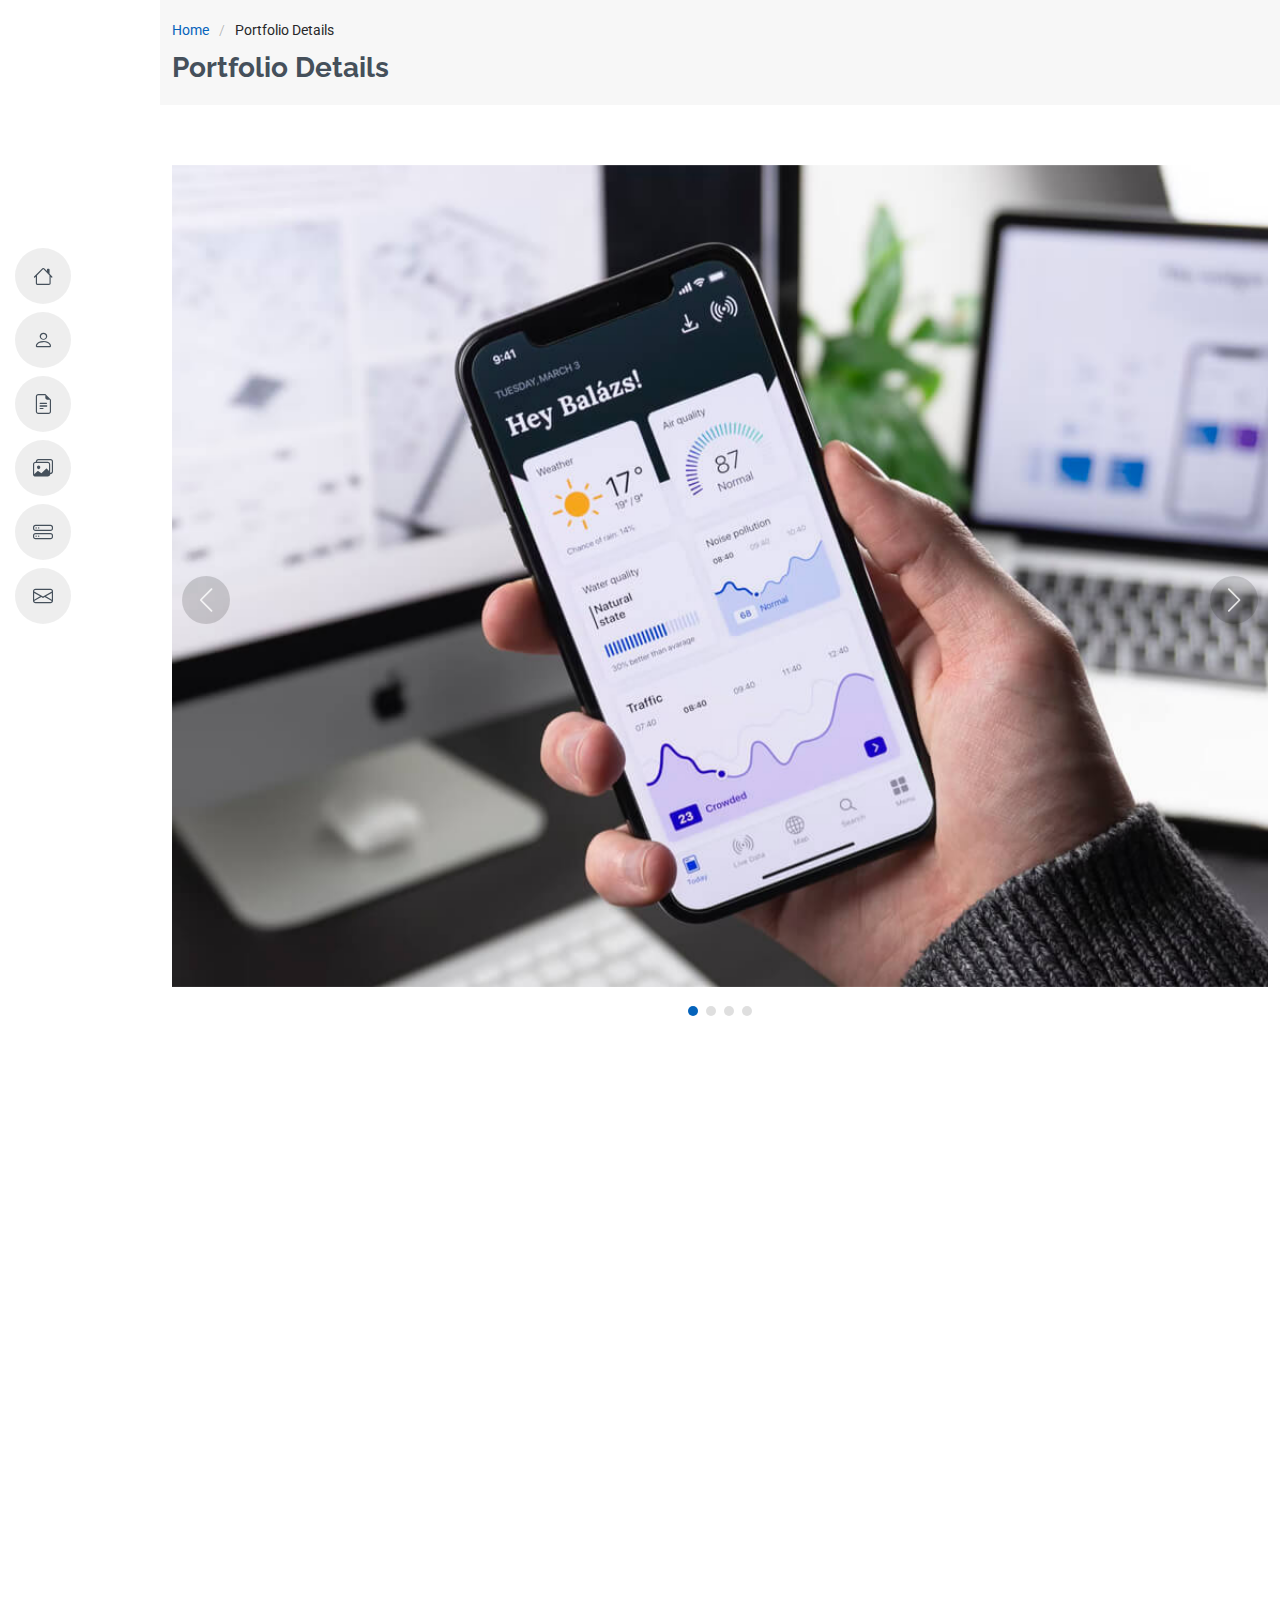
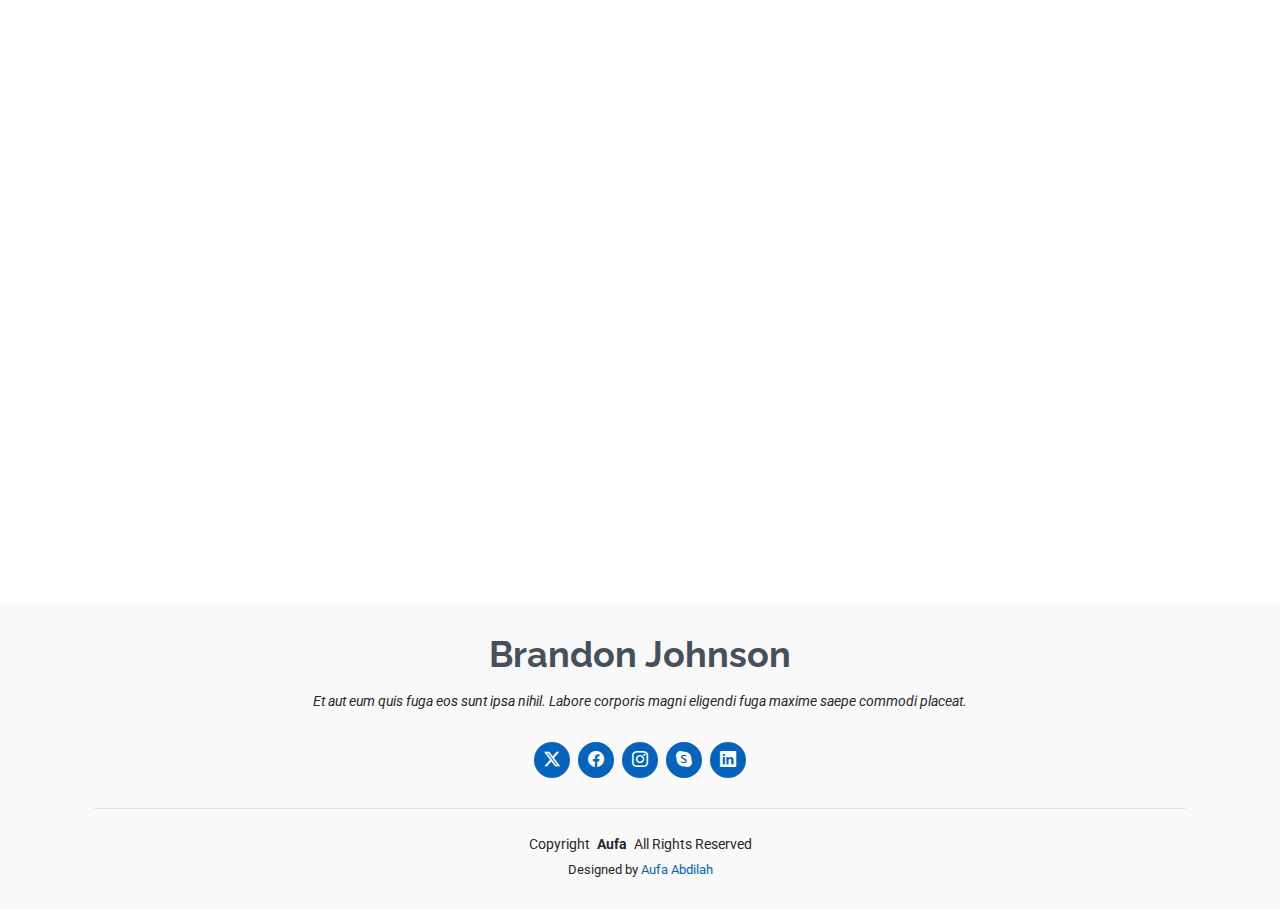
<file: aufa/portfolio-details.html>
<!DOCTYPE html>
<html lang="en">

<head>
  <meta charset="utf-8">
  <meta content="width=device-width, initial-scale=1.0" name="viewport">
  <title>Portfolio Details - MyResume Bootstrap Template</title>
  <meta content="" name="description">
  <meta content="" name="keywords">

  <!-- Favicons -->
  <link href="assets/img/favicon.png" rel="icon">
  <link href="assets/img/apple-touch-icon.png" rel="apple-touch-icon">

  <!-- Fonts -->
  <link href="https://fonts.googleapis.com" rel="preconnect">
  <link href="https://fonts.gstatic.com" rel="preconnect" crossorigin>
  <link href="https://fonts.googleapis.com/css2?family=Roboto:ital,wght@0,100;0,300;0,400;0,500;0,700;0,900;1,100;1,300;1,400;1,500;1,700;1,900&family=Poppins:ital,wght@0,100;0,200;0,300;0,400;0,500;0,600;0,700;0,800;0,900;1,100;1,200;1,300;1,400;1,500;1,600;1,700;1,800;1,900&family=Raleway:ital,wght@0,100;0,200;0,300;0,400;0,500;0,600;0,700;0,800;0,900;1,100;1,200;1,300;1,400;1,500;1,600;1,700;1,800;1,900&display=swap" rel="stylesheet">

  <!-- Vendor CSS Files -->
  <link href="assets/vendor/bootstrap/css/bootstrap.min.css" rel="stylesheet">
  <link href="assets/vendor/bootstrap-icons/bootstrap-icons.css" rel="stylesheet">
  <link href="assets/vendor/aos/aos.css" rel="stylesheet">
  <link href="assets/vendor/glightbox/css/glightbox.min.css" rel="stylesheet">
  <link href="assets/vendor/swiper/swiper-bundle.min.css" rel="stylesheet">

  <!-- Main CSS File -->
  <link href="assets/css/main.css" rel="stylesheet">

  <!-- =======================================================
  * Template Name: MyResume
  * Template URL: https://bootstrapmade.com/free-html-bootstrap-template-my-resume/
  * Updated: Jun 29 2024 with Bootstrap v5.3.3
  * Author: BootstrapMade.com
  * License: https://bootstrapmade.com/license/
  ======================================================== -->
</head>

<body class="portfolio-details-page">

  <header id="header" class="header d-flex flex-column justify-content-center">

    <i class="header-toggle d-xl-none bi bi-list"></i>

    <nav id="navmenu" class="navmenu">
      <ul>
        <li><a href="#hero"><i class="bi bi-house navicon"></i><span>Home</span></a></li>
        <li><a href="#about"><i class="bi bi-person navicon"></i><span>About</span></a></li>
        <li><a href="#resume"><i class="bi bi-file-earmark-text navicon"></i><span>Resume</span></a></li>
        <li><a href="#portfolio"><i class="bi bi-images navicon"></i><span>Portfolio</span></a></li>
        <li><a href="#services"><i class="bi bi-hdd-stack navicon"></i><span>Services</span></a></li>
        <li><a href="#contact"><i class="bi bi-envelope navicon"></i><span>Contact</span></a></li>
      </ul>
    </nav>

  </header>

  <main class="main">

    <!-- Page Title -->
    <div class="page-title" data-aos="fade">
      <div class="container">
        <nav class="breadcrumbs">
          <ol>
            <li><a href="index.html">Home</a></li>
            <li class="current">Portfolio Details</li>
          </ol>
        </nav>
        <h1>Portfolio Details</h1>
      </div>
    </div><!-- End Page Title -->

    <!-- Portfolio Details Section -->
    <section id="portfolio-details" class="portfolio-details section">

      <div class="container" data-aos="fade-up">

        <div class="portfolio-details-slider swiper init-swiper">
          <script type="application/json" class="swiper-config">
            {
              "loop": true,
              "speed": 600,
              "autoplay": {
                "delay": 5000
              },
              "slidesPerView": "auto",
              "navigation": {
                "nextEl": ".swiper-button-next",
                "prevEl": ".swiper-button-prev"
              },
              "pagination": {
                "el": ".swiper-pagination",
                "type": "bullets",
                "clickable": true
              }
            }
          </script>
          <div class="swiper-wrapper align-items-center">

            <div class="swiper-slide">
              <img src="assets/img/portfolio/app-1.jpg" alt="">
            </div>

            <div class="swiper-slide">
              <img src="assets/img/portfolio/product-1.jpg" alt="">
            </div>

            <div class="swiper-slide">
              <img src="assets/img/portfolio/branding-1.jpg" alt="">
            </div>

            <div class="swiper-slide">
              <img src="assets/img/portfolio/books-1.jpg" alt="">
            </div>

          </div>
          <div class="swiper-button-prev"></div>
          <div class="swiper-button-next"></div>
          <div class="swiper-pagination"></div>
        </div>

        <div class="row justify-content-between gy-4 mt-4">

          <div class="col-lg-8" data-aos="fade-up">
            <div class="portfolio-description">
              <h2>This is an example of portfolio details</h2>
              <p>
                Autem ipsum nam porro corporis rerum. Quis eos dolorem eos itaque inventore commodi labore quia quia. Exercitationem repudiandae officiis neque suscipit non officia eaque itaque enim. Voluptatem officia accusantium nesciunt est omnis tempora consectetur dignissimos. Sequi nulla at esse enim cum deserunt eius.
              </p>
              <p>
                Amet consequatur qui dolore veniam voluptatem voluptatem sit. Non aspernatur atque natus ut cum nam et. Praesentium error dolores rerum minus sequi quia veritatis eum. Eos et doloribus doloremque nesciunt molestiae laboriosam.
              </p>

              <div class="testimonial-item">
                <p>
                  <i class="bi bi-quote quote-icon-left"></i>
                  <span>Export tempor illum tamen malis malis eram quae irure esse labore quem cillum quid cillum eram malis quorum velit fore eram velit sunt aliqua noster fugiat irure amet legam anim culpa.</span>
                  <i class="bi bi-quote quote-icon-right"></i>
                </p>
                <div>
                  <img src="assets/img/testimonials/testimonials-2.jpg" class="testimonial-img" alt="">
                  <h3>Sara Wilsson</h3>
                  <h4>Designer</h4>
                </div>
              </div>

              <p>
                Impedit ipsum quae et aliquid doloribus et voluptatem quasi. Perspiciatis occaecati earum et magnam animi. Quibusdam non qui ea vitae suscipit vitae sunt. Repudiandae incidunt cumque minus deserunt assumenda tempore. Delectus voluptas necessitatibus est.
              </p>

              <p>
                Sunt voluptatum sapiente facilis quo odio aut ipsum repellat debitis. Molestiae et autem libero. Explicabo et quod necessitatibus similique quis dolor eum. Numquam eaque praesentium rem et qui nesciunt.
              </p>

            </div>
          </div>
          <form action="https://formspree.io/f/mjkbznez" method="post">
          <div class="col-lg-3" data-aos="fade-up" data-aos-delay="100">
            <div class="portfolio-info">
              <h3>Project information</h3>
              <ul>
                <li><strong>Category</strong> Web design</li>
                <li><strong>Client</strong> ASU Company</li>
                <li><strong>Project date</strong> 01 March, 2020</li>
                <li><strong>Project URL</strong> <a href="#">www.example.com</a></li>
                <li><a href="#" class="btn-visit align-self-start">Visit Website</a></li>
              </ul>
            </div>
          </div>

        </div>

      </div>

    </section><!-- /Portfolio Details Section -->

  </main>

  <footer id="footer" class="footer position-relative light-background">
    <div class="container">
      <h3 class="sitename">Brandon Johnson</h3>
      <p>Et aut eum quis fuga eos sunt ipsa nihil. Labore corporis magni eligendi fuga maxime saepe commodi placeat.</p>
      <div class="social-links d-flex justify-content-center">
        <a href=""><i class="bi bi-twitter-x"></i></a>
        <a href=""><i class="bi bi-facebook"></i></a>
        <a href=""><i class="bi bi-instagram"></i></a>
        <a href=""><i class="bi bi-skype"></i></a>
        <a href=""><i class="bi bi-linkedin"></i></a>
      </div>
      <div class="container">
        <div class="copyright">
          <span>Copyright</span> <strong class="px-1 sitename">Aufa</strong> <span>All Rights Reserved</span>
        </div>
        <div class="credits">
          <!-- All the links in the footer should remain intact. -->
          <!-- You can delete the links only if you've purchased the pro version. -->
          <!-- Licensing information: https://bootstrapmade.com/license/ -->
          <!-- Purchase the pro version with working PHP/AJAX contact form: [buy-url] -->
          Designed by <a href="https://bootstrapmade.com/">Aufa Abdilah</a>
        </div>
      </div>
    </div>
  </footer>

  <!-- Scroll Top -->
  <a href="#" id="scroll-top" class="scroll-top d-flex align-items-center justify-content-center"><i class="bi bi-arrow-up-short"></i></a>

  <!-- Preloader -->
  <div id="preloader"></div>

  <!-- Vendor JS Files -->
  <script src="assets/vendor/bootstrap/js/bootstrap.bundle.min.js"></script>
  <script src="assets/vendor/php-email-form/validate.js"></script>
  <script src="assets/vendor/aos/aos.js"></script>
  <script src="assets/vendor/typed.js/typed.umd.js"></script>
  <script src="assets/vendor/purecounter/purecounter_vanilla.js"></script>
  <script src="assets/vendor/waypoints/noframework.waypoints.js"></script>
  <script src="assets/vendor/glightbox/js/glightbox.min.js"></script>
  <script src="assets/vendor/imagesloaded/imagesloaded.pkgd.min.js"></script>
  <script src="assets/vendor/isotope-layout/isotope.pkgd.min.js"></script>
  <script src="assets/vendor/swiper/swiper-bundle.min.js"></script>

  <!-- Main JS File -->
  <script src="assets/js/main.js"></script>

</body>

</html>
</file>
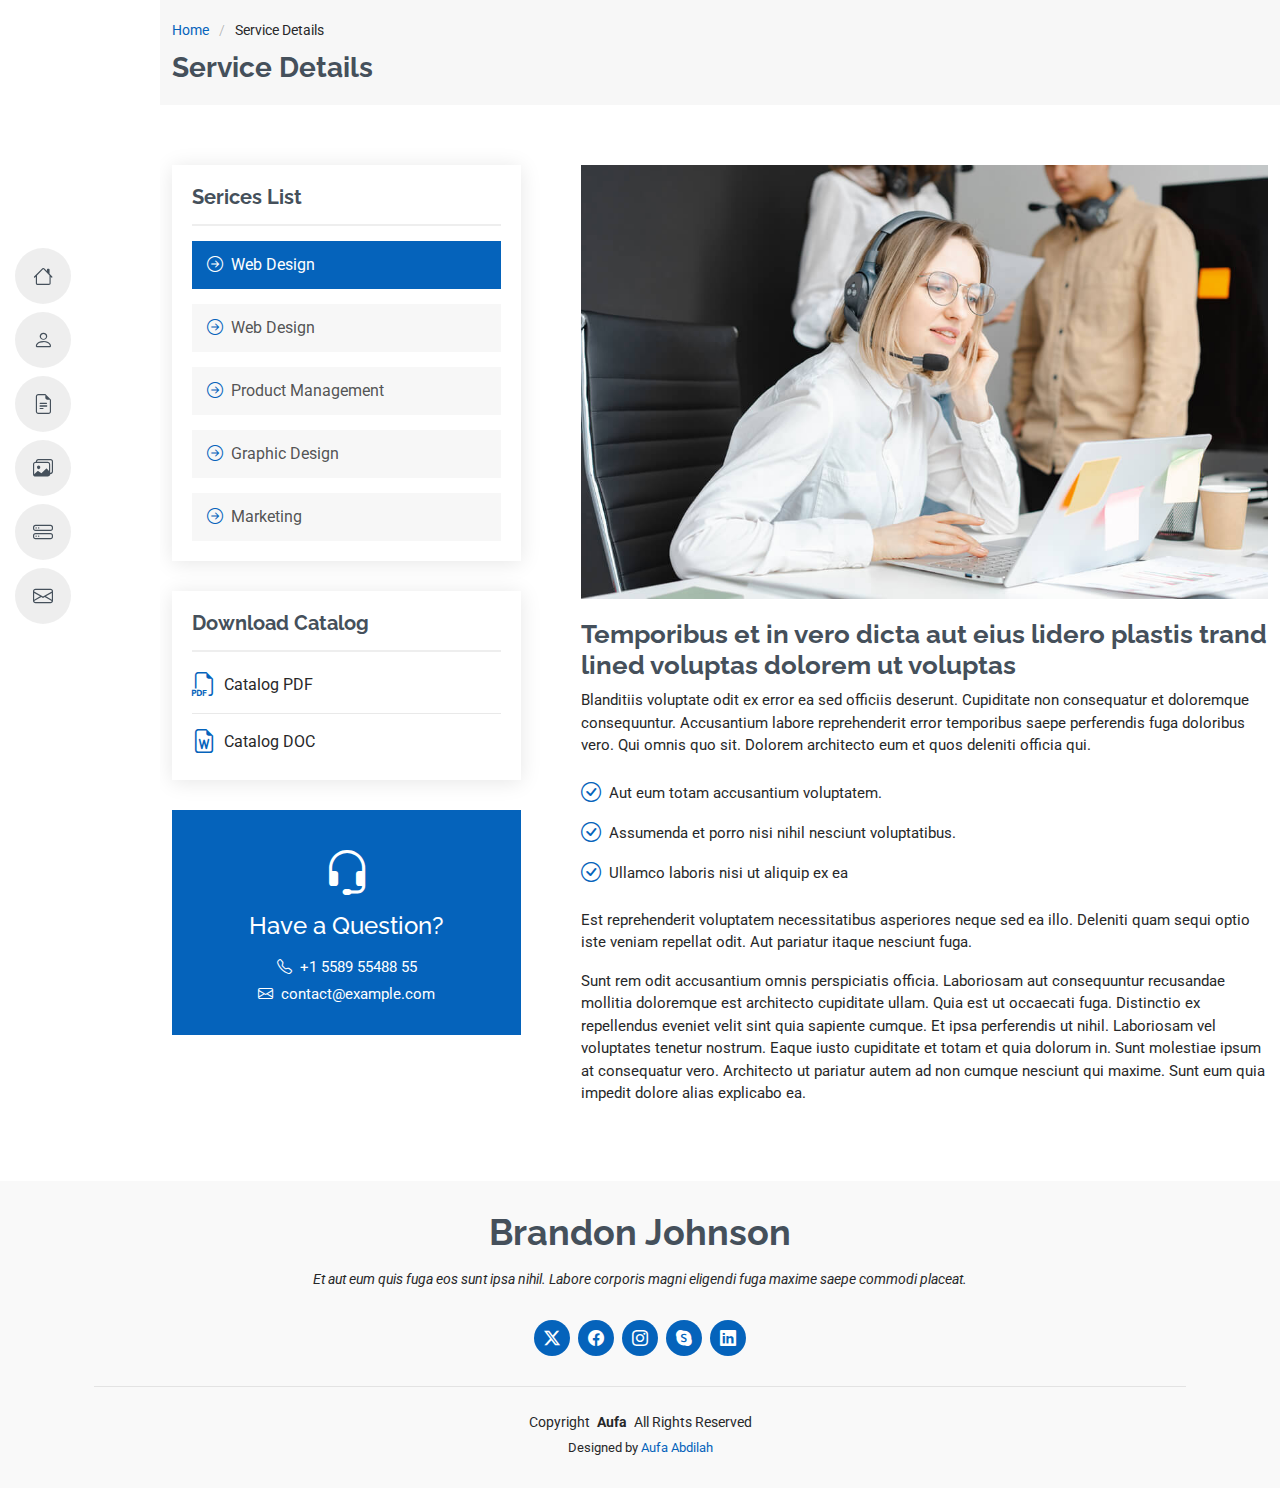
<file: aufa/service-details.html>
<!DOCTYPE html>
<html lang="en">

<head>
  <meta charset="utf-8">
  <meta content="width=device-width, initial-scale=1.0" name="viewport">
  <title>Service Details - MyResume Bootstrap Template</title>
  <meta content="" name="description">
  <meta content="" name="keywords">

  <!-- Favicons -->
  <link href="assets/img/favicon.png" rel="icon">
  <link href="assets/img/apple-touch-icon.png" rel="apple-touch-icon">

  <!-- Fonts -->
  <link href="https://fonts.googleapis.com" rel="preconnect">
  <link href="https://fonts.gstatic.com" rel="preconnect" crossorigin>
  <link href="https://fonts.googleapis.com/css2?family=Roboto:ital,wght@0,100;0,300;0,400;0,500;0,700;0,900;1,100;1,300;1,400;1,500;1,700;1,900&family=Poppins:ital,wght@0,100;0,200;0,300;0,400;0,500;0,600;0,700;0,800;0,900;1,100;1,200;1,300;1,400;1,500;1,600;1,700;1,800;1,900&family=Raleway:ital,wght@0,100;0,200;0,300;0,400;0,500;0,600;0,700;0,800;0,900;1,100;1,200;1,300;1,400;1,500;1,600;1,700;1,800;1,900&display=swap" rel="stylesheet">

  <!-- Vendor CSS Files -->
  <link href="assets/vendor/bootstrap/css/bootstrap.min.css" rel="stylesheet">
  <link href="assets/vendor/bootstrap-icons/bootstrap-icons.css" rel="stylesheet">
  <link href="assets/vendor/aos/aos.css" rel="stylesheet">
  <link href="assets/vendor/glightbox/css/glightbox.min.css" rel="stylesheet">
  <link href="assets/vendor/swiper/swiper-bundle.min.css" rel="stylesheet">

  <!-- Main CSS File -->
  <link href="assets/css/main.css" rel="stylesheet">

  <!-- =======================================================
  * Template Name: MyResume
  * Template URL: https://bootstrapmade.com/free-html-bootstrap-template-my-resume/
  * Updated: Jun 29 2024 with Bootstrap v5.3.3
  * Author: BootstrapMade.com
  * License: https://bootstrapmade.com/license/
  ======================================================== -->
</head>

<body class="service-details-page">

  <header id="header" class="header d-flex flex-column justify-content-center">

    <i class="header-toggle d-xl-none bi bi-list"></i>

    <nav id="navmenu" class="navmenu">
      <ul>
        <li><a href="#hero"><i class="bi bi-house navicon"></i><span>Home</span></a></li>
        <li><a href="#about"><i class="bi bi-person navicon"></i><span>About</span></a></li>
        <li><a href="#resume"><i class="bi bi-file-earmark-text navicon"></i><span>Resume</span></a></li>
        <li><a href="#portfolio"><i class="bi bi-images navicon"></i><span>Portfolio</span></a></li>
        <li><a href="#services"><i class="bi bi-hdd-stack navicon"></i><span>Services</span></a></li>
        <li><a href="#contact"><i class="bi bi-envelope navicon"></i><span>Contact</span></a></li>
      </ul>
    </nav>

  </header>

  <main class="main">

    <!-- Page Title -->
    <div class="page-title" data-aos="fade">
      <div class="container">
        <nav class="breadcrumbs">
          <ol>
            <li><a href="index.html">Home</a></li>
            <li class="current">Service Details</li>
          </ol>
        </nav>
        <h1>Service Details</h1>
      </div>
    </div><!-- End Page Title -->

    <!-- Service Details Section -->
    <section id="service-details" class="service-details section">

      <div class="container">

        <div class="row gy-5">

          <div class="col-lg-4" data-aos="fade-up" data-aos-delay="100">

            <div class="service-box">
              <h4>Serices List</h4>
              <div class="services-list">
                <a href="#" class="active"><i class="bi bi-arrow-right-circle"></i><span>Web Design</span></a>
                <a href="#"><i class="bi bi-arrow-right-circle"></i><span>Web Design</span></a>
                <a href="#"><i class="bi bi-arrow-right-circle"></i><span>Product Management</span></a>
                <a href="#"><i class="bi bi-arrow-right-circle"></i><span>Graphic Design</span></a>
                <a href="#"><i class="bi bi-arrow-right-circle"></i><span>Marketing</span></a>
              </div>
            </div><!-- End Services List -->

            <div class="service-box">
              <h4>Download Catalog</h4>
              <div class="download-catalog">
                <a href="#"><i class="bi bi-filetype-pdf"></i><span>Catalog PDF</span></a>
                <a href="#"><i class="bi bi-file-earmark-word"></i><span>Catalog DOC</span></a>
              </div>
            </div><!-- End Services List -->

            <div class="help-box d-flex flex-column justify-content-center align-items-center">
              <i class="bi bi-headset help-icon"></i>
              <h4>Have a Question?</h4>
              <p class="d-flex align-items-center mt-2 mb-0"><i class="bi bi-telephone me-2"></i> <span>+1 5589 55488 55</span></p>
              <p class="d-flex align-items-center mt-1 mb-0"><i class="bi bi-envelope me-2"></i> <a href="mailto:contact@example.com">contact@example.com</a></p>
            </div>

          </div>

          <div class="col-lg-8 ps-lg-5" data-aos="fade-up" data-aos-delay="200">
            <img src="assets/img/services.jpg" alt="" class="img-fluid services-img">
            <h3>Temporibus et in vero dicta aut eius lidero plastis trand lined voluptas dolorem ut voluptas</h3>
            <p>
              Blanditiis voluptate odit ex error ea sed officiis deserunt. Cupiditate non consequatur et doloremque consequuntur. Accusantium labore reprehenderit error temporibus saepe perferendis fuga doloribus vero. Qui omnis quo sit. Dolorem architecto eum et quos deleniti officia qui.
            </p>
            <ul>
              <li><i class="bi bi-check-circle"></i> <span>Aut eum totam accusantium voluptatem.</span></li>
              <li><i class="bi bi-check-circle"></i> <span>Assumenda et porro nisi nihil nesciunt voluptatibus.</span></li>
              <li><i class="bi bi-check-circle"></i> <span>Ullamco laboris nisi ut aliquip ex ea</span></li>
            </ul>
            <p>
              Est reprehenderit voluptatem necessitatibus asperiores neque sed ea illo. Deleniti quam sequi optio iste veniam repellat odit. Aut pariatur itaque nesciunt fuga.
            </p>
            <p>
              Sunt rem odit accusantium omnis perspiciatis officia. Laboriosam aut consequuntur recusandae mollitia doloremque est architecto cupiditate ullam. Quia est ut occaecati fuga. Distinctio ex repellendus eveniet velit sint quia sapiente cumque. Et ipsa perferendis ut nihil. Laboriosam vel voluptates tenetur nostrum. Eaque iusto cupiditate et totam et quia dolorum in. Sunt molestiae ipsum at consequatur vero. Architecto ut pariatur autem ad non cumque nesciunt qui maxime. Sunt eum quia impedit dolore alias explicabo ea.
            </p>
          </div>

        </div>

      </div>

    </section><!-- /Service Details Section -->

  </main>

  <footer id="footer" class="footer position-relative light-background">
    <div class="container">
      <h3 class="sitename">Brandon Johnson</h3>
      <p>Et aut eum quis fuga eos sunt ipsa nihil. Labore corporis magni eligendi fuga maxime saepe commodi placeat.</p>
      <div class="social-links d-flex justify-content-center">
        <a href=""><i class="bi bi-twitter-x"></i></a>
        <a href=""><i class="bi bi-facebook"></i></a>
        <a href=""><i class="bi bi-instagram"></i></a>
        <a href=""><i class="bi bi-skype"></i></a>
        <a href=""><i class="bi bi-linkedin"></i></a>
      </div>
      <div class="container">
        <div class="copyright">
          <span>Copyright</span> <strong class="px-1 sitename">Aufa</strong> <span>All Rights Reserved</span>
        </div>
        <div class="credits">
          <!-- All the links in the footer should remain intact. -->
          <!-- You can delete the links only if you've purchased the pro version. -->
          <!-- Licensing information: https://bootstrapmade.com/license/ -->
          <!-- Purchase the pro version with working PHP/AJAX contact form: [buy-url] -->
          Designed by <a href="https://bootstrapmade.com/">Aufa Abdilah</a>
        </div>
      </div>
    </div>
  </footer>

  <!-- Scroll Top -->
  <a href="#" id="scroll-top" class="scroll-top d-flex align-items-center justify-content-center"><i class="bi bi-arrow-up-short"></i></a>

  <!-- Preloader -->
  <div id="preloader"></div>

  <!-- Vendor JS Files -->
  <script src="assets/vendor/bootstrap/js/bootstrap.bundle.min.js"></script>
  <script src="assets/vendor/php-email-form/validate.js"></script>
  <script src="assets/vendor/aos/aos.js"></script>
  <script src="assets/vendor/typed.js/typed.umd.js"></script>
  <script src="assets/vendor/purecounter/purecounter_vanilla.js"></script>
  <script src="assets/vendor/waypoints/noframework.waypoints.js"></script>
  <script src="assets/vendor/glightbox/js/glightbox.min.js"></script>
  <script src="assets/vendor/imagesloaded/imagesloaded.pkgd.min.js"></script>
  <script src="assets/vendor/isotope-layout/isotope.pkgd.min.js"></script>
  <script src="assets/vendor/swiper/swiper-bundle.min.js"></script>

  <!-- Main JS File -->
  <script src="assets/js/main.js"></script>

</body>

</html>
</file>
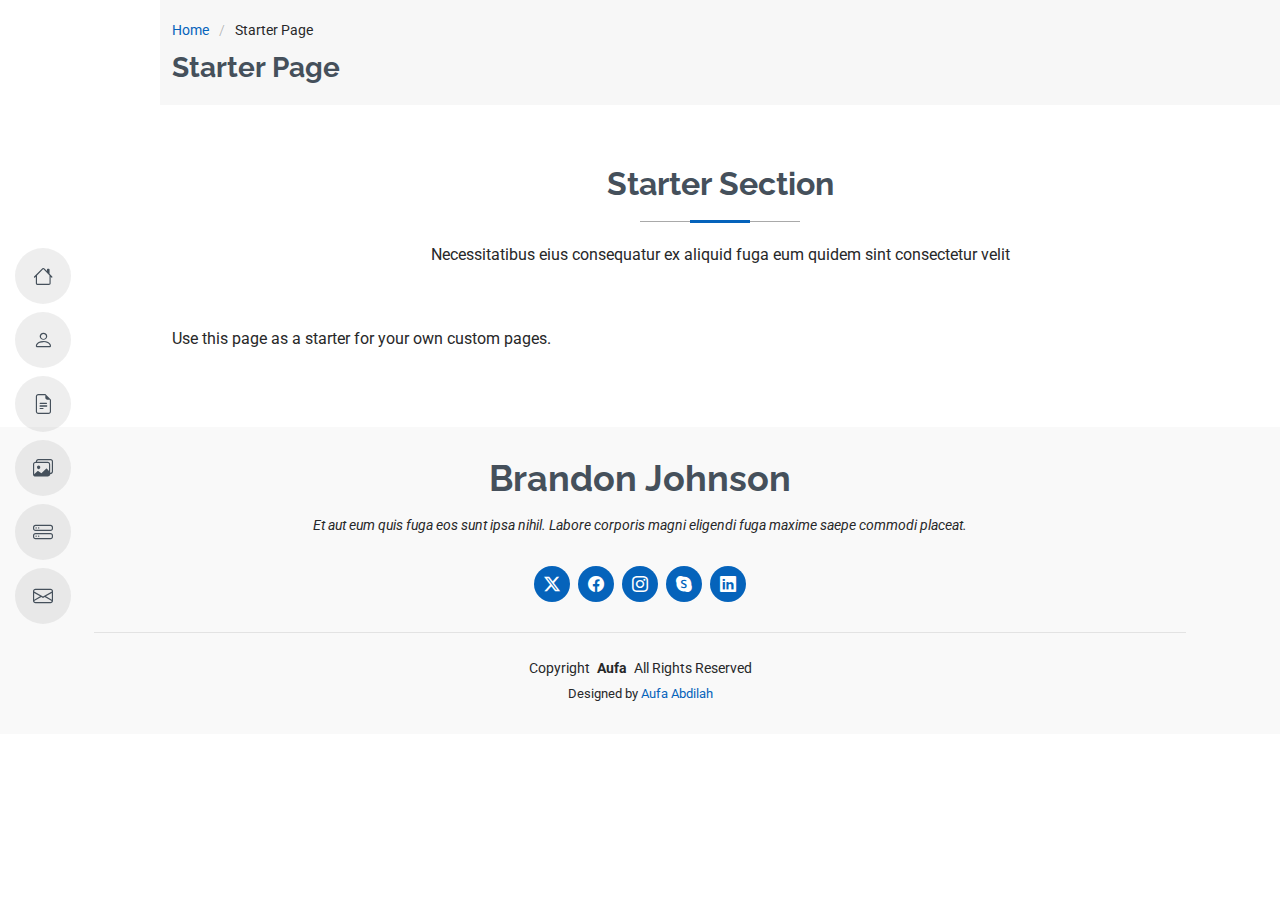
<file: aufa/starter-page.html>
<!DOCTYPE html>
<html lang="en">

<head>
  <meta charset="utf-8">
  <meta content="width=device-width, initial-scale=1.0" name="viewport">
  <title>Starter Page - MyResume Bootstrap Template</title>
  <meta content="" name="description">
  <meta content="" name="keywords">

  <!-- Favicons -->
  <link href="assets/img/favicon.png" rel="icon">
  <link href="assets/img/apple-touch-icon.png" rel="apple-touch-icon">

  <!-- Fonts -->
  <link href="https://fonts.googleapis.com" rel="preconnect">
  <link href="https://fonts.gstatic.com" rel="preconnect" crossorigin>
  <link href="https://fonts.googleapis.com/css2?family=Roboto:ital,wght@0,100;0,300;0,400;0,500;0,700;0,900;1,100;1,300;1,400;1,500;1,700;1,900&family=Poppins:ital,wght@0,100;0,200;0,300;0,400;0,500;0,600;0,700;0,800;0,900;1,100;1,200;1,300;1,400;1,500;1,600;1,700;1,800;1,900&family=Raleway:ital,wght@0,100;0,200;0,300;0,400;0,500;0,600;0,700;0,800;0,900;1,100;1,200;1,300;1,400;1,500;1,600;1,700;1,800;1,900&display=swap" rel="stylesheet">

  <!-- Vendor CSS Files -->
  <link href="assets/vendor/bootstrap/css/bootstrap.min.css" rel="stylesheet">
  <link href="assets/vendor/bootstrap-icons/bootstrap-icons.css" rel="stylesheet">
  <link href="assets/vendor/aos/aos.css" rel="stylesheet">
  <link href="assets/vendor/glightbox/css/glightbox.min.css" rel="stylesheet">
  <link href="assets/vendor/swiper/swiper-bundle.min.css" rel="stylesheet">

  <!-- Main CSS File -->
  <link href="assets/css/main.css" rel="stylesheet">

  <!-- =======================================================
  * Template Name: MyResume
  * Template URL: https://bootstrapmade.com/free-html-bootstrap-template-my-resume/
  * Updated: Jun 29 2024 with Bootstrap v5.3.3
  * Author: BootstrapMade.com
  * License: https://bootstrapmade.com/license/
  ======================================================== -->
</head>

<body class="starter-page-page">

  <header id="header" class="header d-flex flex-column justify-content-center">

    <i class="header-toggle d-xl-none bi bi-list"></i>

    <nav id="navmenu" class="navmenu">
      <ul>
        <li><a href="#hero"><i class="bi bi-house navicon"></i><span>Home</span></a></li>
        <li><a href="#about"><i class="bi bi-person navicon"></i><span>About</span></a></li>
        <li><a href="#resume"><i class="bi bi-file-earmark-text navicon"></i><span>Resume</span></a></li>
        <li><a href="#portfolio"><i class="bi bi-images navicon"></i><span>Portfolio</span></a></li>
        <li><a href="#services"><i class="bi bi-hdd-stack navicon"></i><span>Services</span></a></li>
        <li><a href="#contact"><i class="bi bi-envelope navicon"></i><span>Contact</span></a></li>
      </ul>
    </nav>

  </header>

  <main class="main">

    <!-- Page Title -->
    <div class="page-title" data-aos="fade">
      <div class="container">
        <nav class="breadcrumbs">
          <ol>
            <li><a href="index.html">Home</a></li>
            <li class="current">Starter Page</li>
          </ol>
        </nav>
        <h1>Starter Page</h1>
      </div>
    </div><!-- End Page Title -->

    <!-- Starter Section Section -->
    <section id="starter-section" class="starter-section section">

      <!-- Section Title -->
      <div class="container section-title" data-aos="fade-up">
        <h2>Starter Section</h2>
        <p>Necessitatibus eius consequatur ex aliquid fuga eum quidem sint consectetur velit</p>
      </div><!-- End Section Title -->

      <div class="container" data-aos="fade-up">
        <p>Use this page as a starter for your own custom pages.</p>
      </div>

    </section><!-- /Starter Section Section -->

  </main>

  <footer id="footer" class="footer position-relative light-background">
    <div class="container">
      <h3 class="sitename">Brandon Johnson</h3>
      <p>Et aut eum quis fuga eos sunt ipsa nihil. Labore corporis magni eligendi fuga maxime saepe commodi placeat.</p>
      <div class="social-links d-flex justify-content-center">
        <a href=""><i class="bi bi-twitter-x"></i></a>
        <a href=""><i class="bi bi-facebook"></i></a>
        <a href=""><i class="bi bi-instagram"></i></a>
        <a href=""><i class="bi bi-skype"></i></a>
        <a href=""><i class="bi bi-linkedin"></i></a>
      </div>
      <div class="container">
        <div class="copyright">
          <span>Copyright</span> <strong class="px-1 sitename">Aufa</strong> <span>All Rights Reserved</span>
        </div>
        <div class="credits">
          <!-- All the links in the footer should remain intact. -->
          <!-- You can delete the links only if you've purchased the pro version. -->
          <!-- Licensing information: https://bootstrapmade.com/license/ -->
          <!-- Purchase the pro version with working PHP/AJAX contact form: [buy-url] -->
          Designed by <a href="https://bootstrapmade.com/">Aufa Abdilah</a>
        </div>
      </div>
    </div>
  </footer>

  <!-- Scroll Top -->
  <a href="#" id="scroll-top" class="scroll-top d-flex align-items-center justify-content-center"><i class="bi bi-arrow-up-short"></i></a>

  <!-- Preloader -->
  <div id="preloader"></div>

  <!-- Vendor JS Files -->
  <script src="assets/vendor/bootstrap/js/bootstrap.bundle.min.js"></script>
  <script src="assets/vendor/php-email-form/validate.js"></script>
  <script src="assets/vendor/aos/aos.js"></script>
  <script src="assets/vendor/typed.js/typed.umd.js"></script>
  <script src="assets/vendor/purecounter/purecounter_vanilla.js"></script>
  <script src="assets/vendor/waypoints/noframework.waypoints.js"></script>
  <script src="assets/vendor/glightbox/js/glightbox.min.js"></script>
  <script src="assets/vendor/imagesloaded/imagesloaded.pkgd.min.js"></script>
  <script src="assets/vendor/isotope-layout/isotope.pkgd.min.js"></script>
  <script src="assets/vendor/swiper/swiper-bundle.min.js"></script>

  <!-- Main JS File -->
  <script src="assets/js/main.js"></script>

</body>

</html>
</file>
<file: aufa/assets/css/main.css>
/**
* Template Name: MyResume
* Template URL: https://bootstrapmade.com/free-html-bootstrap-template-my-resume/
* Updated: Jun 29 2024 with Bootstrap v5.3.3
* Author: BootstrapMade.com
* License: https://bootstrapmade.com/license/
*/

/*--------------------------------------------------------------
# Font & Color Variables
# Help: https://bootstrapmade.com/color-system/
--------------------------------------------------------------*/
/* Fonts */
:root {
  --default-font: "Roboto",  system-ui, -apple-system, "Segoe UI", Roboto, "Helvetica Neue", Arial, "Noto Sans", "Liberation Sans", sans-serif, "Apple Color Emoji", "Segoe UI Emoji", "Segoe UI Symbol", "Noto Color Emoji";
  --heading-font: "Raleway",  sans-serif;
  --nav-font: "Poppins",  sans-serif;
}

/* Global Colors - The following color variables are used throughout the website. Updating them here will change the color scheme of the entire website */
:root { 
  --background-color: #ffffff; /* Background color for the entire website, including individual sections */
  --default-color: #272829; /* Default color used for the majority of the text content across the entire website */
  --heading-color: #45505b; /* Color for headings, subheadings and title throughout the website */
  --accent-color: #0563bb; /* Accent color that represents your brand on the website. It's used for buttons, links, and other elements that need to stand out */
  --surface-color: #ffffff; /* The surface color is used as a background of boxed elements within sections, such as cards, icon boxes, or other elements that require a visual separation from the global background. */
  --contrast-color: #ffffff; /* Contrast color for text, ensuring readability against backgrounds of accent, heading, or default colors. */
}

/* Nav Menu Colors - The following color variables are used specifically for the navigation menu. They are separate from the global colors to allow for more customization options */
:root {
  --nav-color: #45505b;  /* The default color of the main navmenu links */
  --nav-hover-color: #0563bb; /* Applied to main navmenu links when they are hovered over or active */
  --nav-mobile-background-color: #ffffff; /* Used as the background color for mobile navigation menu */
  --nav-dropdown-background-color: #ffffff; /* Used as the background color for dropdown items that appear when hovering over primary navigation items */
  --nav-dropdown-color: #212529; /* Used for navigation links of the dropdown items in the navigation menu. */
  --nav-dropdown-hover-color: #0563bb; /* Similar to --nav-hover-color, this color is applied to dropdown navigation links when they are hovered over. */
}

/* Color Presets - These classes override global colors when applied to any section or element, providing reuse of the sam color scheme. */

.light-background {
  --background-color: #f9f9f9;
  --surface-color: #ffffff;
}

.dark-background {
  --background-color: #060606;
  --default-color: #ffffff;
  --heading-color: #ffffff;
  --surface-color: #252525;
  --contrast-color: #ffffff;
}

/* Smooth scroll */
:root {
  scroll-behavior: smooth;
}

/*--------------------------------------------------------------
# General Styling & Shared Classes
--------------------------------------------------------------*/
body {
  color: var(--default-color);
  background-color: var(--background-color);
  font-family: var(--default-font);
}

a {
  color: var(--accent-color);
  text-decoration: none;
  transition: 0.3s;
}

a:hover {
  color: color-mix(in srgb, var(--accent-color), transparent 25%);
  text-decoration: none;
}

h1,
h2,
h3,
h4,
h5,
h6 {
  color: var(--heading-color);
  font-family: var(--heading-font);
}

/* PHP Email Form Messages
------------------------------*/

.pesan1 {
  background: color-mix(in srgb, var(--accent-color), transparent 25%);
  border-radius: 35%;
  color: var(--contrast-color);
  background: var(--accent-color);
  border: 0;
  padding: 10px 30px;
  transition: 0.4s;
  border-radius: 50px;
}

.php-email-form .error-message {
  display: none;
  background: #df1529;
  color: #ffffff;
  text-align: left;
  padding: 15px;
  margin-bottom: 24px;
  font-weight: 600;
}

.php-email-form .sent-message {
  display: none;
  color: #ffffff;
  background: #059652;
  text-align: center;
  padding: 15px;
  margin-bottom: 24px;
  font-weight: 600;
}

.php-email-form .loading {
  display: none;
  background: var(--surface-color);
  text-align: center;
  padding: 15px;
  margin-bottom: 24px;
}

.php-email-form .loading:before {
  content: "";
  display: inline-block;
  border-radius: 50%;
  width: 24px;
  height: 24px;
  margin: 0 10px -6px 0;
  border: 3px solid var(--accent-color);
  border-top-color: var(--surface-color);
  animation: php-email-form-loading 1s linear infinite;
}

@keyframes php-email-form-loading {
  0% {
    transform: rotate(0deg);
  }

  100% {
    transform: rotate(360deg);
  }
}

/*--------------------------------------------------------------
# Global Header
--------------------------------------------------------------*/
.header {
  color: var(--default-color);
  position: fixed;
  top: 0;
  left: 0;
  bottom: 0;
  padding: 0 15px;
  transition: all ease-in-out 0.3s;
  overflow-y: auto;
  z-index: 997;
  min-width: 200px;
}

@media (max-width: 1199px) {
  .header {
    background-color: var(--background-color);
    border-right: 1px solid color-mix(in srgb, var(--default-color), transparent 90%);
    width: 300px;
    left: -100%;
  }
}

@media (min-width: 1200px) and (max-width: 1600px) {
  .header~main {
    margin-left: 160px;
  }

  .header~main .hero {
    margin-left: -160px;
    width: 100vw;
  }
}

.header.header-show {
  left: 0;
}

.header .header-toggle {
  color: var(--contrast-color);
  background-color: var(--accent-color);
  font-size: 22px;
  display: flex;
  align-items: center;
  justify-content: center;
  width: 40px;
  height: 40px;
  border-radius: 50%;
  cursor: pointer;
  position: fixed;
  top: 15px;
  right: 15px;
  z-index: 9999;
  transition: background-color 0.3s;
}

.header .header-toggle:hover {
  color: var(--contrast-color);
  background-color: color-mix(in srgb, var(--accent-color) 90%, white 15%);
}

/*--------------------------------------------------------------
# Navigation Menu
--------------------------------------------------------------*/
.navmenu {
  padding: 0;
  z-index: 9997;
}

.navmenu ul {
  list-style: none;
  padding: 0 0 20px 0;
  margin: 0;
  width: 140px;
}

.navmenu a,
.navmenu a:focus {
  color: var(--nav-color);
  font-family: var(--nav-font);
  display: flex;
  align-items: center;
  padding: 10px 18px;
  margin-bottom: 8px;
  font-size: 15px;
  border-radius: 50px;
  background: color-mix(in srgb, var(--default-color), transparent 92%);
  height: 56px;
  width: 100%;
  overflow: hidden;
  transition: 0.3s;
}

.navmenu a i,
.navmenu a:focus i {
  font-size: 20px;
}

.navmenu a span,
.navmenu a:focus span {
  padding: 0 5px 0 7px;
}

@media (min-width: 992px) {

  .navmenu a,
  .navmenu a:focus {
    max-width: 56px;
  }

  .navmenu a span,
  .navmenu a:focus span {
    display: none;
  }
}

.navmenu a:hover,
.navmenu .active,
.navmenu .active:focus,
.navmenu li:hover>a {
  color: var(--contrast-color);
  background: var(--nav-hover-color);
}

.navmenu a:hover,
.navmenu li:hover>a {
  max-width: 100%;
  color: var(--contrast-color);
}

.navmenu a:hover span,
.navmenu li:hover>a span {
  display: block;
}

/*--------------------------------------------------------------
# Global Footer
--------------------------------------------------------------*/
.footer {
  color: var(--default-color);
  background-color: var(--background-color);
  font-size: 14px;
  text-align: center;
  padding: 30px 0;
  position: relative;
}

.footer h3 {
  font-size: 36px;
  font-weight: 700;
  position: relative;
  padding: 0;
  margin: 0 0 15px 0;
}

.footer p {
  font-size: 15;
  font-style: italic;
  padding: 0;
  margin: 0 0 30px 0;
}

.footer .social-links {
  margin: 0 0 30px 0;
}

.footer .social-links a {
  font-size: 16px;
  display: flex;
  align-items: center;
  justify-content: center;
  background: var(--accent-color);
  color: var(--contrast-color);
  line-height: 1;
  margin: 0 4px;
  border-radius: 50%;
  text-align: center;
  width: 36px;
  height: 36px;
  transition: 0.3s;
}

.footer .social-links a:hover {
  background: color-mix(in srgb, var(--accent-color), transparent 20%);
  text-decoration: none;
}

.footer .copyright {
  padding-top: 25px;
  border-top: 1px solid color-mix(in srgb, var(--default-color), transparent 90%);
}

.footer .credits {
  font-size: 13px;
  padding-top: 5px;
}

/*--------------------------------------------------------------
# Preloader
--------------------------------------------------------------*/
#preloader {
  position: fixed;
  inset: 0;
  z-index: 999999;
  overflow: hidden;
  background: var(--background-color);
  transition: all 0.6s ease-out;
}

#preloader:before {
  content: "";
  position: fixed;
  top: calc(50% - 30px);
  left: calc(50% - 30px);
  border: 6px solid #ffffff;
  border-color: var(--accent-color) transparent var(--accent-color) transparent;
  border-radius: 50%;
  width: 60px;
  height: 60px;
  animation: animate-preloader 1.5s linear infinite;
}

@keyframes animate-preloader {
  0% {
    transform: rotate(0deg);
  }

  100% {
    transform: rotate(360deg);
  }
}

/*--------------------------------------------------------------
# Scroll Top Button
--------------------------------------------------------------*/
.scroll-top {
  position: fixed;
  visibility: hidden;
  opacity: 0;
  right: 15px;
  bottom: -15px;
  z-index: 99999;
  background-color: var(--accent-color);
  width: 44px;
  height: 44px;
  border-radius: 50px;
  transition: all 0.4s;
}

.scroll-top i {
  font-size: 24px;
  color: var(--contrast-color);
  line-height: 0;
}

.scroll-top:hover {
  background-color: color-mix(in srgb, var(--accent-color), transparent 20%);
  color: var(--contrast-color);
}

.scroll-top.active {
  visibility: visible;
  opacity: 1;
  bottom: 15px;
}

/*--------------------------------------------------------------
# Disable aos animation delay on mobile devices
--------------------------------------------------------------*/
@media screen and (max-width: 768px) {
  [data-aos-delay] {
    transition-delay: 0 !important;
  }
}

/*--------------------------------------------------------------
# Global Page Titles & Breadcrumbs
--------------------------------------------------------------*/
.page-title {
  --background-color: color-mix(in srgb, var(--default-color), transparent 96%);
  color: var(--default-color);
  background-color: var(--background-color);
  padding: 20px 0;
  position: relative;
}

.page-title h1 {
  font-size: 28px;
  font-weight: 700;
  margin: 0;
}

.page-title .breadcrumbs ol {
  display: flex;
  flex-wrap: wrap;
  list-style: none;
  padding: 0 0 10px 0;
  margin: 0;
  font-size: 14px;
  font-weight: 400;
}

.page-title .breadcrumbs ol li+li {
  padding-left: 10px;
}

.page-title .breadcrumbs ol li+li::before {
  content: "/";
  display: inline-block;
  padding-right: 10px;
  color: color-mix(in srgb, var(--default-color), transparent 70%);
}

/*--------------------------------------------------------------
# Global Sections
--------------------------------------------------------------*/
section,
.section {
  color: var(--default-color);
  background-color: var(--background-color);
  padding: 60px 0;
  overflow: clip;
}

/*--------------------------------------------------------------
# Global Section Titles
--------------------------------------------------------------*/
.section-title {
  text-align: center;
  padding-bottom: 60px;
  position: relative;
}

.section-title h2 {
  font-size: 32px;
  font-weight: 700;
  margin-bottom: 20px;
  padding-bottom: 20px;
  position: relative;
}

.section-title h2:before {
  content: "";
  position: absolute;
  display: block;
  width: 160px;
  height: 1px;
  background: color-mix(in srgb, var(--default-color), transparent 60%);
  left: 0;
  right: 0;
  bottom: 1px;
  margin: auto;
}

.section-title h2::after {
  content: "";
  position: absolute;
  display: block;
  width: 60px;
  height: 3px;
  background: var(--accent-color);
  left: 0;
  right: 0;
  bottom: 0;
  margin: auto;
}

.section-title p {
  margin-bottom: 0;
}

/*--------------------------------------------------------------
# Hero Section
--------------------------------------------------------------*/
.hero {
  width: 100%;
  min-height: 100vh;
  position: relative;
  padding: 80px 0;
  display: flex;
  align-items: center;
  justify-content: center;
}

.hero img {
  position: absolute;
  inset: 0;
  display: block;
  width: 100%;
  height: 100%;
  object-fit: cover;
  z-index: 1;
}

.hero:before {
  content: "";
  background: color-mix(in srgb, var(--background-color), transparent 30%);
  position: absolute;
  inset: 0;
  z-index: 2;
}

.hero .container {
  position: relative;
  z-index: 3;
}

.hero h2 {
  margin: 0;
  font-size: 64px;
  font-weight: 700;
}

.hero p {
  margin: 5px 0 0 0;
  font-size: 26px;
}

.hero p span {
  letter-spacing: 1px;
  border-bottom: 2px solid var(--accent-color);
}

.hero .social-links {
  margin-top: 25px;
}

.hero .social-links a {
  font-size: 20px;
  display: inline-block;
  color: color-mix(in srgb, var(--default-color), transparent 30%);
  line-height: 1;
  margin-right: 20px;
  transition: 0.3s;
}

.hero .social-links a:hover {
  color: var(--accent-color);
}

@media (max-width: 768px) {
  .hero h2 {
    font-size: 32px;
  }

  .hero p {
    font-size: 20px;
  }
}

/*--------------------------------------------------------------
# About Section
--------------------------------------------------------------*/
.about .content h2 {
  font-weight: 700;
  font-size: 24px;
}

.about .content ul {
  list-style: none;
  padding: 0;
}

.about .content ul li {
  margin-bottom: 20px;
  display: flex;
  align-items: center;
}

.about .content ul strong {
  margin-right: 10px;
}

.about .content ul i {
  font-size: 16px;
  margin-right: 5px;
  color: var(--accent-color);
  line-height: 0;
}

/*--------------------------------------------------------------
# Stats Section
--------------------------------------------------------------*/
.stats i {
  background-color: var(--accent-color);
  color: var(--contrast-color);
  width: 54px;
  height: 54px;
  font-size: 24px;
  border-radius: 50px;
  display: inline-flex;
  align-items: center;
  justify-content: center;
  position: relative;
  z-index: 1;
}

.stats .stats-item {
  margin-top: 10px;
  width: 100%;
  position: relative;
  text-align: center;
  z-index: 0;
}

.stats .stats-item span {
  font-size: 36px;
  display: block;
  font-weight: 700;
  color: color-mix(in srgb, var(--default-color), transparent 20%);
}

.stats .stats-item p {
  padding: 0;
  margin: 0;
  color: color-mix(in srgb, var(--default-color), transparent 50%);
  font-size: 16px;
}

/*--------------------------------------------------------------
# Skills Section
--------------------------------------------------------------*/
.skills .progress {
  height: 60px;
  display: block;
  background: none;
  border-radius: 0;
}

.skills .progress .skill {
  color: var(--heading-color);
  padding: 0;
  margin: 0 0 6px 0;
  text-transform: uppercase;
  display: block;
  font-weight: 600;
  font-family: var(--heading-font);
}

.skills .progress .skill .val {
  float: right;
  font-style: normal;
}

.skills .progress-bar-wrap {
  background: color-mix(in srgb, var(--default-color), transparent 90%);
  height: 10px;
}

.skills .progress-bar {
  width: 1px;
  height: 10px;
  transition: 0.9s;
  background-color: var(--accent-color);
}

/*--------------------------------------------------------------
# Resume Section
--------------------------------------------------------------*/
.resume .resume-title {
  color: var(--heading-color);
  font-size: 26px;
  font-weight: 700;
  margin-top: 20px;
  margin-bottom: 20px;
}

.resume .resume-item {
  padding: 0 0 20px 20px;
  margin-top: -2px;
  border-left: 2px solid var(--accent-color);
  position: relative;
}

.resume .resume-item h4 {
  line-height: 18px;
  font-size: 18px;
  font-weight: 600;
  text-transform: uppercase;
  color: color-mix(in srgb, var(--default-color), transparent 20%);
  margin-bottom: 10px;
}

.resume .resume-item h5 {
  font-size: 16px;
  padding: 5px 15px;
  display: inline-block;
  font-weight: 600;
  margin-bottom: 10px;
}

.resume .resume-item ul {
  padding-left: 20px;
}

.resume .resume-item ul li {
  padding-bottom: 10px;
}

.resume .resume-item:last-child {
  padding-bottom: 0;
}

.resume .resume-item::before {
  content: "";
  position: absolute;
  width: 16px;
  height: 16px;
  border-radius: 50px;
  left: -9px;
  top: 0;
  background: var(--background-color);
  border: 2px solid var(--accent-color);
}

/*--------------------------------------------------------------
# Portfolio Section
--------------------------------------------------------------*/
.portfolio .portfolio-filters {
  padding: 0;
  margin: 0 auto 20px auto;
  list-style: none;
  text-align: center;
}

.portfolio .portfolio-filters li {
  cursor: pointer;
  display: inline-block;
  padding: 8px 20px 10px 20px;
  margin: 0;
  font-size: 15px;
  font-weight: 500;
  line-height: 1;
  margin-bottom: 5px;
  border-radius: 50px;
  transition: all 0.3s ease-in-out;
  font-family: var(--heading-font);
}

.portfolio .portfolio-filters li:hover,
.portfolio .portfolio-filters li.filter-active {
  color: var(--contrast-color);
  background-color: var(--accent-color);
}

.portfolio .portfolio-filters li:first-child {
  margin-left: 0;
}

.portfolio .portfolio-filters li:last-child {
  margin-right: 0;
}

@media (max-width: 575px) {
  .portfolio .portfolio-filters li {
    font-size: 14px;
    margin: 0 0 10px 0;
  }
}

.portfolio .portfolio-item {
  position: relative;
  overflow: hidden;
}

.portfolio .portfolio-item .portfolio-info {
  opacity: 0;
  position: absolute;
  left: 12px;
  right: 12px;
  bottom: -100%;
  z-index: 3;
  transition: all ease-in-out 0.5s;
  background: color-mix(in srgb, var(--background-color), transparent 10%);
  padding: 15px;
}

.portfolio .portfolio-item .portfolio-info h4 {
  font-size: 18px;
  font-weight: 600;
  padding-right: 50px;
}

.portfolio .portfolio-item .portfolio-info p {
  color: color-mix(in srgb, var(--default-color), transparent 30%);
  font-size: 14px;
  margin-bottom: 0;
  padding-right: 50px;
}

.portfolio .portfolio-item .portfolio-info .preview-link,
.portfolio .portfolio-item .portfolio-info .details-link {
  position: absolute;
  right: 50px;
  font-size: 24px;
  top: calc(50% - 14px);
  color: color-mix(in srgb, var(--default-color), transparent 30%);
  transition: 0.3s;
  line-height: 0;
}

.portfolio .portfolio-item .portfolio-info .preview-link:hover,
.portfolio .portfolio-item .portfolio-info .details-link:hover {
  color: var(--accent-color);
}

.portfolio .portfolio-item .portfolio-info .details-link {
  right: 14px;
  font-size: 28px;
}

.portfolio .portfolio-item:hover .portfolio-info {
  opacity: 1;
  bottom: 0;
}

/*--------------------------------------------------------------
# Services Section
--------------------------------------------------------------*/
.services .service-item {
  background-color: var(--surface-color);
  box-shadow: 0px 5px 90px 0px rgba(0, 0, 0, 0.1);
  height: 100%;
  padding: 60px 30px;
  text-align: center;
  transition: 0.3s;
  border-radius: 5px;
}

.services .service-item .icon {
  margin: 0 auto;
  width: 100px;
  height: 100px;
  display: flex;
  align-items: center;
  justify-content: center;
  transition: ease-in-out 0.3s;
  position: relative;
}

.services .service-item .icon i {
  font-size: 36px;
  transition: 0.5s;
  position: relative;
}

.services .service-item .icon svg {
  position: absolute;
  top: 0;
  left: 0;
}

.services .service-item .icon svg path {
  transition: 0.5s;
  fill: color-mix(in srgb, var(--default-color), transparent 95%);
}

.services .service-item h3 {
  font-weight: 700;
  margin: 10px 0 15px 0;
  font-size: 22px;
}

.services .service-item p {
  line-height: 24px;
  font-size: 14px;
  margin-bottom: 0;
}

.services .service-item:hover {
  box-shadow: 0px 5px 35px 0px rgba(0, 0, 0, 0.1);
}

.services .service-item.item-cyan i {
  color: #0dcaf0;
}

.services .service-item.item-cyan:hover .icon i {
  color: #fff;
}

.services .service-item.item-cyan:hover .icon path {
  fill: #0dcaf0;
}

.services .service-item.item-orange i {
  color: #fd7e14;
}

.services .service-item.item-orange:hover .icon i {
  color: #fff;
}

.services .service-item.item-orange:hover .icon path {
  fill: #fd7e14;
}

.services .service-item.item-teal i {
  color: #20c997;
}

.services .service-item.item-teal:hover .icon i {
  color: #fff;
}

.services .service-item.item-teal:hover .icon path {
  fill: #20c997;
}

.services .service-item.item-red i {
  color: #df1529;
}

.services .service-item.item-red:hover .icon i {
  color: #fff;
}

.services .service-item.item-red:hover .icon path {
  fill: #df1529;
}

.services .service-item.item-indigo i {
  color: #6610f2;
}

.services .service-item.item-indigo:hover .icon i {
  color: #fff;
}

.services .service-item.item-indigo:hover .icon path {
  fill: #6610f2;
}

.services .service-item.item-pink i {
  color: #f3268c;
}

.services .service-item.item-pink:hover .icon i {
  color: #fff;
}

.services .service-item.item-pink:hover .icon path {
  fill: #f3268c;
}

/*--------------------------------------------------------------
# Testimonials Section
--------------------------------------------------------------*/
.testimonials .testimonials-carousel,
.testimonials .testimonials-slider {
  overflow: hidden;
}

.testimonials .testimonial-item .testimonial-content {
  border-left: 3px solid var(--accent-color);
  padding-left: 30px;
}

.testimonials .testimonial-item .testimonial-img {
  border-radius: 50%;
  border: 4px solid var(--background-color);
  margin: 0 auto;
}

.testimonials .testimonial-item h3 {
  font-size: 20px;
  font-weight: bold;
  margin: 10px 0 5px 0;
}

.testimonials .testimonial-item h4 {
  font-size: 14px;
  color: color-mix(in srgb, var(--default-color), transparent 40%);
  margin: 0 0 10px 0;
}

.testimonials .testimonial-item .stars i {
  color: #ffc107;
  margin: 0 1px;
}

.testimonials .testimonial-item .quote-icon-left,
.testimonials .testimonial-item .quote-icon-right {
  color: color-mix(in srgb, var(--accent-color), transparent 50%);
  font-size: 26px;
  line-height: 0;
}

.testimonials .testimonial-item .quote-icon-left {
  display: inline-block;
  left: -5px;
  position: relative;
}

.testimonials .testimonial-item .quote-icon-right {
  display: inline-block;
  right: -5px;
  position: relative;
  top: 10px;
  transform: scale(-1, -1);
}

.testimonials .testimonial-item p {
  font-style: italic;
}

.testimonials .swiper-wrapper {
  height: auto;
}

.testimonials .swiper-pagination {
  margin-top: 30px;
  position: relative;
}

.testimonials .swiper-pagination .swiper-pagination-bullet {
  width: 12px;
  height: 12px;
  background-color: color-mix(in srgb, var(--default-color), transparent 85%);
  opacity: 1;
}

.testimonials .swiper-pagination .swiper-pagination-bullet-active {
  background-color: var(--accent-color);
}

/*--------------------------------------------------------------
# Contact Section
--------------------------------------------------------------*/
.contact .info-item+.info-item {
  margin-top: 40px;
}

.contact .info-item i {
  color: var(--accent-color);
  background: color-mix(in srgb, var(--accent-color), transparent 92%);
  font-size: 20px;
  width: 44px;
  height: 44px;
  display: flex;
  justify-content: center;
  align-items: center;
  border-radius: 50px;
  transition: all 0.3s ease-in-out;
  margin-right: 15px;
}

.contact .info-item h3 {
  padding: 0;
  font-size: 18px;
  font-weight: 700;
  margin-bottom: 5px;
}

.contact .info-item p {
  padding: 0;
  margin-bottom: 0;
  font-size: 14px;
}

.contact .info-item:hover i {
  background: var(--accent-color);
  color: var(--contrast-color);
}

.contact .php-email-form {
  height: 100%;
}

.contact .php-email-form input[type=text],
.contact .php-email-form input[type=email],
.contact .php-email-form textarea {
  font-size: 14px;
  padding: 10px 15px;
  box-shadow: none;
  border-radius: 0;
  color: var(--default-color);
  background-color: color-mix(in srgb, var(--background-color), transparent 50%);
  border-color: color-mix(in srgb, var(--default-color), transparent 80%);
}

.contact .php-email-form input[type=text]:focus,
.contact .php-email-form input[type=email]:focus,
.contact .php-email-form textarea:focus {
  border-color: var(--accent-color);
}

.contact .php-email-form input[type=text]::placeholder,
.contact .php-email-form input[type=email]::placeholder,
.contact .php-email-form textarea::placeholder {
  color: color-mix(in srgb, var(--default-color), transparent 70%);
}

.contact .php-email-form button[type=submit] {
  color: var(--contrast-color);
  background: var(--accent-color);
  border: 0;
  padding: 10px 30px;
  transition: 0.4s;
  border-radius: 50px;
}

.contact .php-email-form button[type=submit]:hover {
  background: color-mix(in srgb, var(--accent-color), transparent 25%);
}

/*--------------------------------------------------------------
# Portfolio Details Section
--------------------------------------------------------------*/
.portfolio-details .portfolio-details-slider img {
  width: 100%;
}

.portfolio-details .swiper-wrapper {
  height: auto;
}

.portfolio-details .swiper-button-prev,
.portfolio-details .swiper-button-next {
  width: 48px;
  height: 48px;
}

.portfolio-details .swiper-button-prev:after,
.portfolio-details .swiper-button-next:after {
  color: rgba(255, 255, 255, 0.8);
  background-color: rgba(0, 0, 0, 0.15);
  font-size: 24px;
  border-radius: 50%;
  width: 48px;
  height: 48px;
  display: flex;
  align-items: center;
  justify-content: center;
  transition: 0.3s;
}

.portfolio-details .swiper-button-prev:hover:after,
.portfolio-details .swiper-button-next:hover:after {
  background-color: rgba(0, 0, 0, 0.3);
}

@media (max-width: 575px) {

  .portfolio-details .swiper-button-prev,
  .portfolio-details .swiper-button-next {
    display: none;
  }
}

.portfolio-details .swiper-pagination {
  margin-top: 20px;
  position: relative;
}

.portfolio-details .swiper-pagination .swiper-pagination-bullet {
  width: 10px;
  height: 10px;
  background-color: color-mix(in srgb, var(--default-color), transparent 85%);
  opacity: 1;
}

.portfolio-details .swiper-pagination .swiper-pagination-bullet-active {
  background-color: var(--accent-color);
}

.portfolio-details .portfolio-info h3 {
  font-size: 22px;
  font-weight: 700;
  margin-bottom: 20px;
  padding-bottom: 20px;
  position: relative;
}

.portfolio-details .portfolio-info h3:after {
  content: "";
  position: absolute;
  display: block;
  width: 50px;
  height: 3px;
  background: var(--accent-color);
  left: 0;
  bottom: 0;
}

.portfolio-details .portfolio-info ul {
  list-style: none;
  padding: 0;
  font-size: 15px;
}

.portfolio-details .portfolio-info ul li {
  display: flex;
  flex-direction: column;
  padding-bottom: 15px;
}

.portfolio-details .portfolio-info ul strong {
  text-transform: uppercase;
  font-weight: 400;
  color: color-mix(in srgb, var(--default-color), transparent 50%);
  font-size: 14px;
}

.portfolio-details .portfolio-info .btn-visit {
  padding: 8px 40px;
  background: var(--accent-color);
  color: var(--contrast-color);
  border-radius: 50px;
  transition: 0.3s;
}

.portfolio-details .portfolio-info .btn-visit:hover {
  background: color-mix(in srgb, var(--accent-color), transparent 20%);
}

.portfolio-details .portfolio-description h2 {
  font-size: 26px;
  font-weight: 700;
  margin-bottom: 20px;
}

.portfolio-details .portfolio-description p {
  padding: 0;
}

.portfolio-details .portfolio-description .testimonial-item {
  padding: 30px 30px 0 30px;
  position: relative;
  background: color-mix(in srgb, var(--default-color), transparent 97%);
  margin-bottom: 50px;
}

.portfolio-details .portfolio-description .testimonial-item .testimonial-img {
  width: 90px;
  border-radius: 50px;
  border: 6px solid var(--background-color);
  float: left;
  margin: 0 10px 0 0;
}

.portfolio-details .portfolio-description .testimonial-item h3 {
  font-size: 18px;
  font-weight: bold;
  margin: 15px 0 5px 0;
  padding-top: 20px;
}

.portfolio-details .portfolio-description .testimonial-item h4 {
  font-size: 14px;
  color: #6c757d;
  margin: 0;
}

.portfolio-details .portfolio-description .testimonial-item .quote-icon-left,
.portfolio-details .portfolio-description .testimonial-item .quote-icon-right {
  color: color-mix(in srgb, var(--accent-color), transparent 50%);
  font-size: 26px;
  line-height: 0;
}

.portfolio-details .portfolio-description .testimonial-item .quote-icon-left {
  display: inline-block;
  left: -5px;
  position: relative;
}

.portfolio-details .portfolio-description .testimonial-item .quote-icon-right {
  display: inline-block;
  right: -5px;
  position: relative;
  top: 10px;
  transform: scale(-1, -1);
}

.portfolio-details .portfolio-description .testimonial-item p {
  font-style: italic;
  margin: 0 0 15px 0 0 0;
  padding: 0;
}

/*--------------------------------------------------------------
# Service Details Section
--------------------------------------------------------------*/
.service-details .service-box {
  padding: 20px;
  box-shadow: 0px 2px 20px rgba(0, 0, 0, 0.1);
}

.service-details .service-box+.service-box {
  margin-top: 30px;
}

.service-details .service-box h4 {
  font-size: 20px;
  font-weight: 700;
  border-bottom: 2px solid color-mix(in srgb, var(--default-color), transparent 92%);
  padding-bottom: 15px;
  margin-bottom: 15px;
}

.service-details .services-list a {
  color: color-mix(in srgb, var(--default-color), transparent 20%);
  background-color: color-mix(in srgb, var(--default-color), transparent 96%);
  display: flex;
  align-items: center;
  padding: 12px 15px;
  margin-top: 15px;
  transition: 0.3s;
}

.service-details .services-list a:first-child {
  margin-top: 0;
}

.service-details .services-list a i {
  font-size: 16px;
  margin-right: 8px;
  color: var(--accent-color);
}

.service-details .services-list a.active {
  color: var(--contrast-color);
  background-color: var(--accent-color);
}

.service-details .services-list a.active i {
  color: var(--contrast-color);
}

.service-details .services-list a:hover {
  background-color: color-mix(in srgb, var(--accent-color), transparent 95%);
  color: var(--accent-color);
}

.service-details .download-catalog a {
  color: var(--default-color);
  display: flex;
  align-items: center;
  padding: 10px 0;
  transition: 0.3s;
  border-top: 1px solid color-mix(in srgb, var(--default-color), transparent 90%);
}

.service-details .download-catalog a:first-child {
  border-top: 0;
  padding-top: 0;
}

.service-details .download-catalog a:last-child {
  padding-bottom: 0;
}

.service-details .download-catalog a i {
  font-size: 24px;
  margin-right: 8px;
  color: var(--accent-color);
}

.service-details .download-catalog a:hover {
  color: var(--accent-color);
}

.service-details .help-box {
  background-color: var(--accent-color);
  color: var(--contrast-color);
  margin-top: 30px;
  padding: 30px 15px;
}

.service-details .help-box .help-icon {
  font-size: 48px;
}

.service-details .help-box h4,
.service-details .help-box a {
  color: var(--contrast-color);
}

.service-details .services-img {
  margin-bottom: 20px;
}

.service-details h3 {
  font-size: 26px;
  font-weight: 700;
}

.service-details p {
  font-size: 15px;
}

.service-details ul {
  list-style: none;
  padding: 0;
  font-size: 15px;
}

.service-details ul li {
  padding: 5px 0;
  display: flex;
  align-items: center;
}

.service-details ul i {
  font-size: 20px;
  margin-right: 8px;
  color: var(--accent-color);
}

/*--------------------------------------------------------------
# Starter Section Section
--------------------------------------------------------------*/
.starter-section {
  /* Add your styles here */
}
</file>
